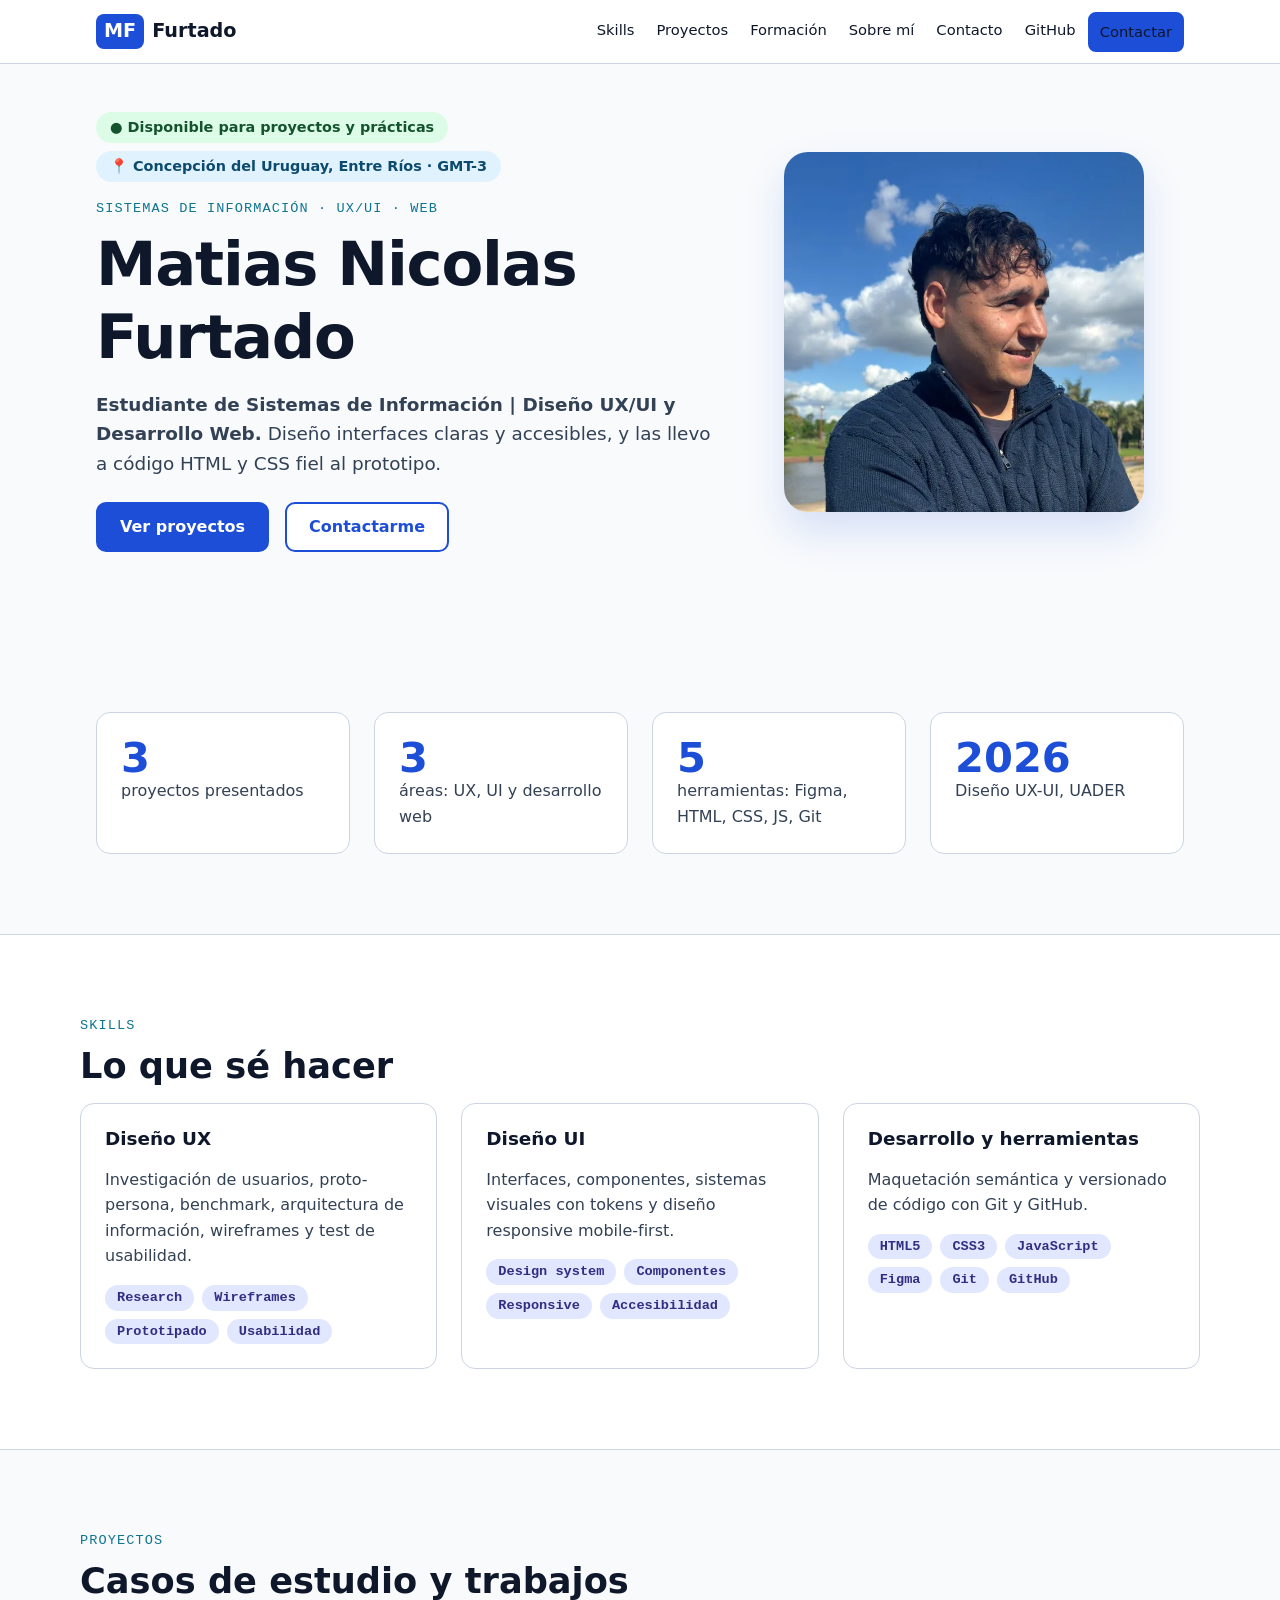
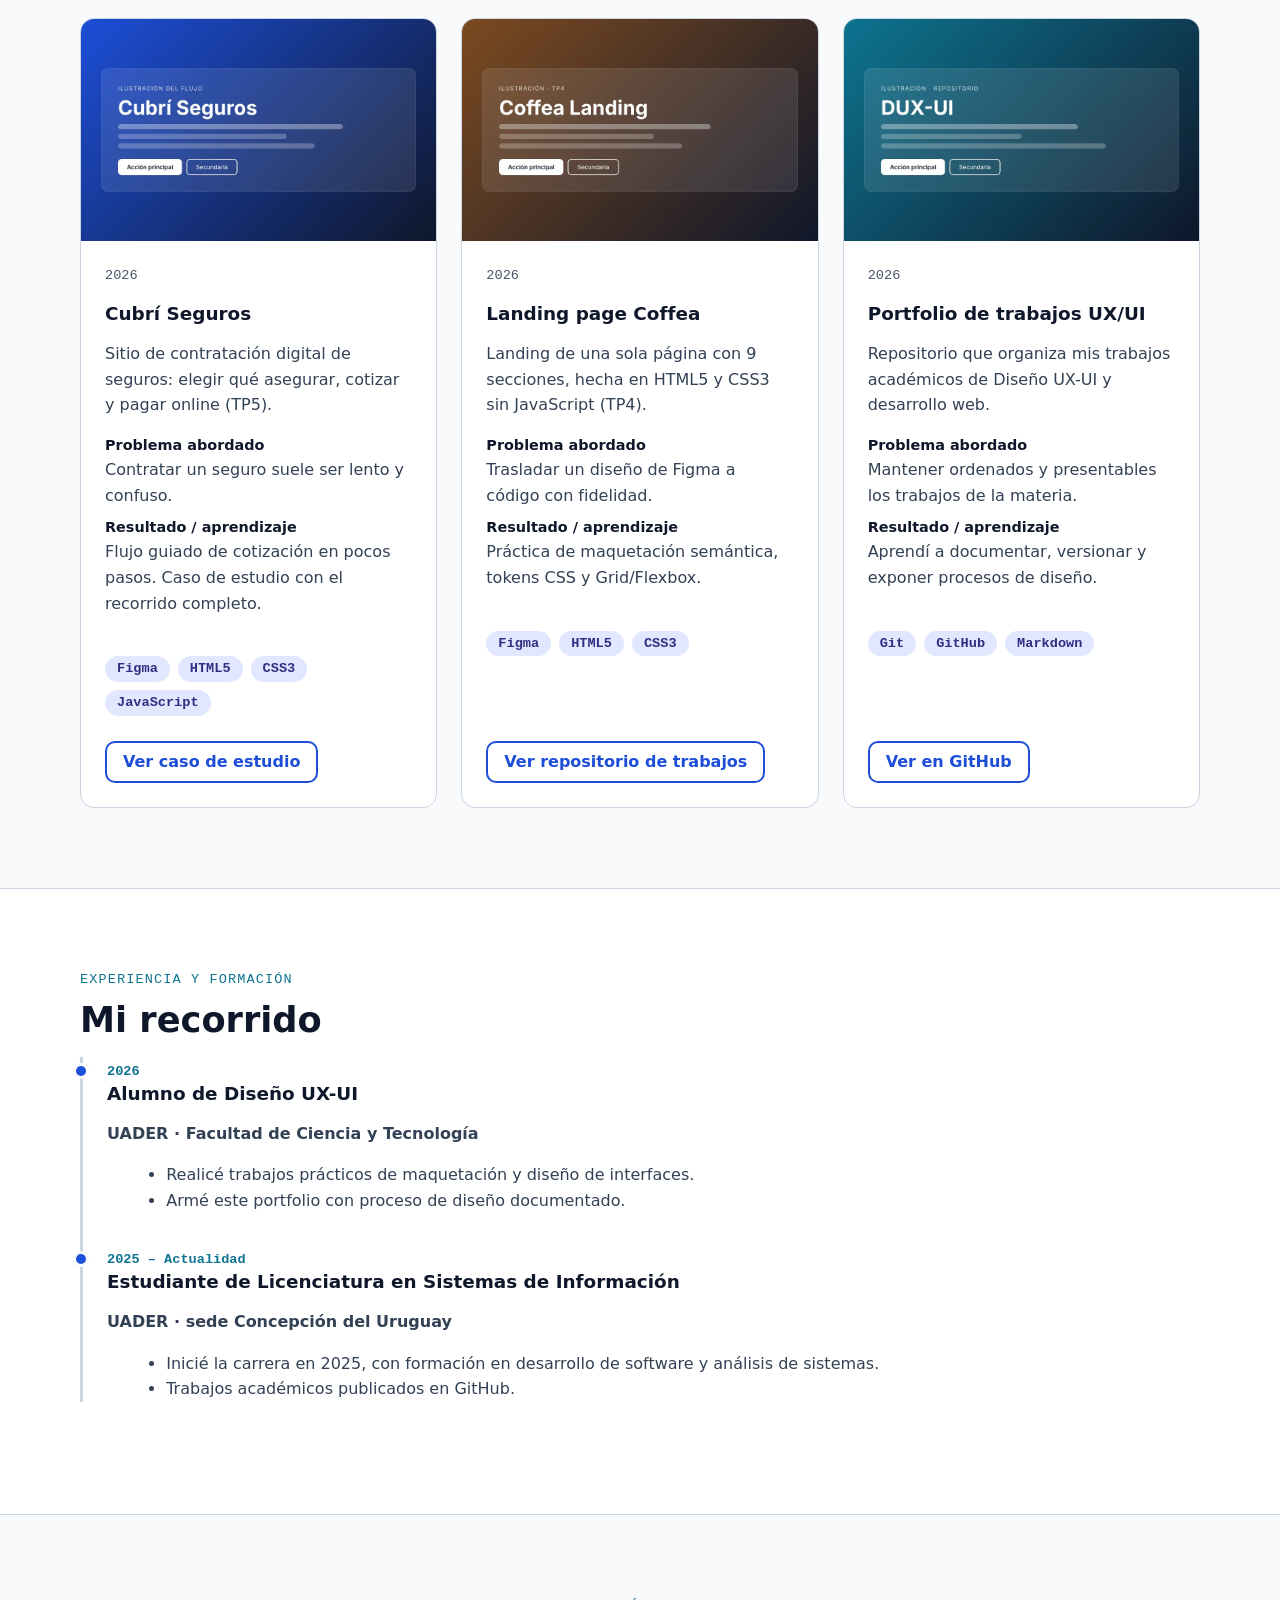
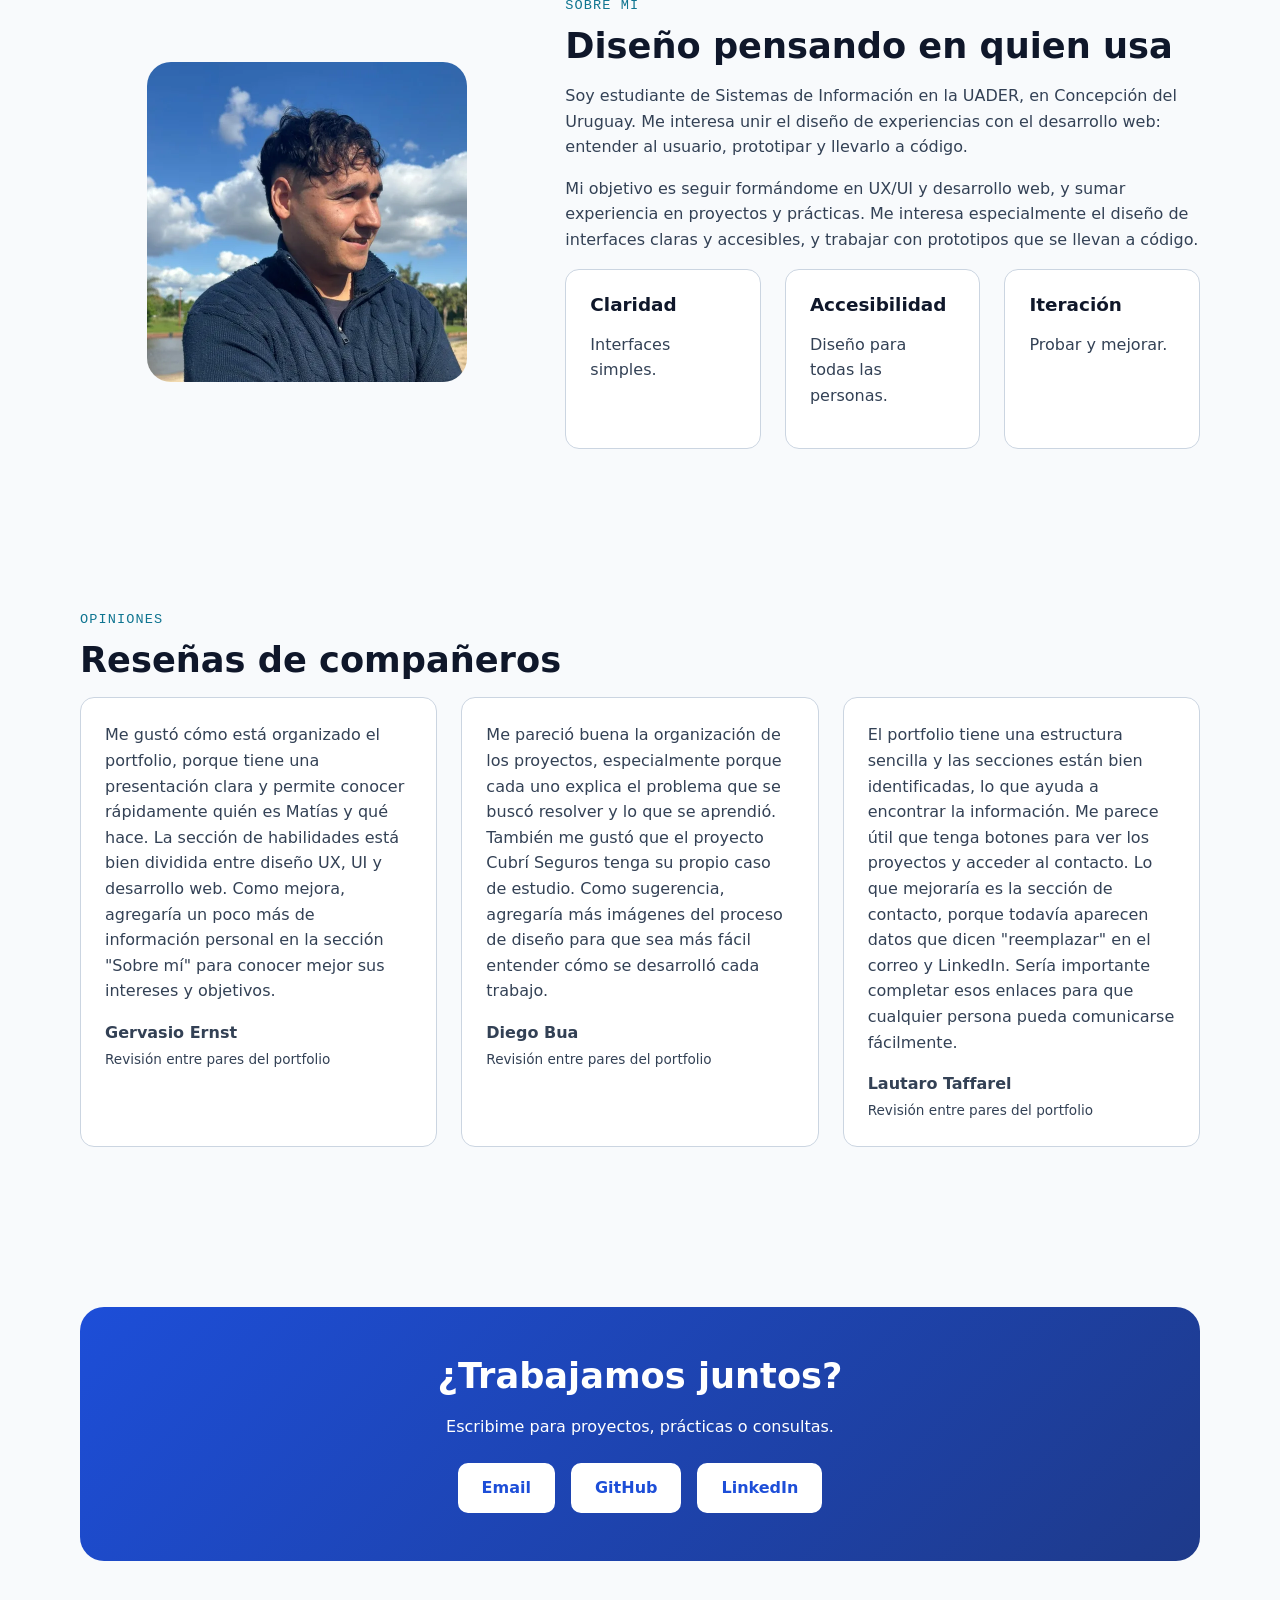
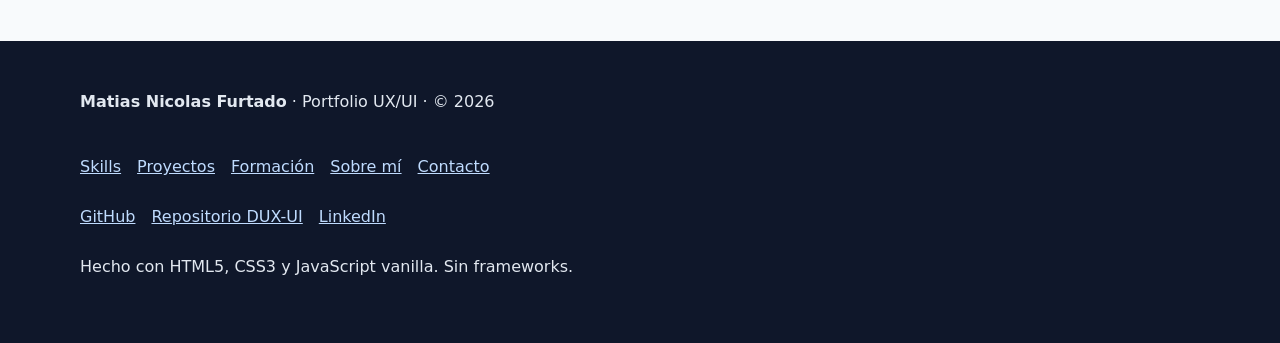
<file: TRABAJO_FINAL_UXUI_Furtado_Matias/index.html>
<!DOCTYPE html>
<html lang="es">
<head>
<meta charset="utf-8">
<meta name="viewport" content="width=device-width, initial-scale=1">
<title>Matias Furtado · Portfolio UX/UI y Desarrollo Web</title>
<meta name="description" content="Portfolio de Matias Nicolas Furtado, estudiante de Sistemas de Información (UADER). Proyectos de diseño UX/UI y desarrollo web.">
<meta name="theme-color" content="#1D4ED8">
<meta property="og:type" content="website">
<meta property="og:title" content="Matias Furtado · Portfolio UX/UI y Desarrollo Web">
<meta property="og:description" content="Portfolio de Matias Nicolas Furtado, estudiante de Sistemas de Información (UADER). Proyectos de diseño UX/UI y desarrollo web.">
<meta property="og:image" content="https://imaginative-torrone-0374b1.netlify.app/assets/images/og-image.jpg">
<meta property="og:locale" content="es_AR">
<meta property="og:url" content="https://imaginative-torrone-0374b1.netlify.app/">
<link rel="icon" href="favicon.svg" type="image/svg+xml">
<link rel="stylesheet" href="styles.css">
</head>
<body>
<a class="skip" href="#contenido">Saltar al contenido</a>
<style>.sr{position:absolute;width:1px;height:1px;overflow:hidden;clip:rect(0 0 0 0);white-space:nowrap}</style>
<header class="site-header"><nav class="nav" aria-label="Principal">
<a class="logo" href="index.html#inicio"><span>MF</span> Furtado</a>
<button id="menu-btn" class="menu-btn" aria-expanded="false" aria-controls="menu" aria-label="Abrir menú">☰</button>
<ul id="menu" class="menu">
<li><a href="index.html#skills">Skills</a></li><li><a href="index.html#projects">Proyectos</a></li><li><a href="index.html#experiencia">Formación</a></li><li><a href="index.html#about">Sobre mí</a></li><li><a href="index.html#contacto">Contacto</a></li>
<li><a href="https://github.com/matiasfurtado/tpfinal_ux_ui/tree/main/TRABAJO_FINAL_UXUI_Furtado_Matias" target="_blank" rel="noopener noreferrer">GitHub<span class="sr"> (se abre en una pestaña nueva)</span></a></li>
<li><a class="btn btn-primary btn-sm" href="index.html#contacto">Contactar</a></li>
</ul></nav></header>
<main id="contenido">
<section id="inicio" class="hero wrap" aria-labelledby="h-hero"><div>
<div class="badges"><span class="badge">● Disponible para proyectos y prácticas</span><span class="badge alt">📍 Concepción del Uruguay, Entre Ríos · GMT-3</span></div>
<p class="eyebrow">Sistemas de Información · UX/UI · Web</p>
<h1 id="h-hero">Matias Nicolas Furtado</h1>
<p class="lead"><strong>Estudiante de Sistemas de Información | Diseño UX/UI y Desarrollo Web.</strong> Diseño interfaces claras y accesibles, y las llevo a código HTML y CSS fiel al prototipo.</p>
<div class="cta-row"><a class="btn btn-primary" href="#projects">Ver proyectos</a><a class="btn btn-secondary" href="#contacto">Contactarme</a></div></div>
<img class="hero-img" src="assets/images/retrato.webp" alt="Retrato de Matias Furtado, sonriendo, con suéter azul marino y cielo despejado de fondo" width="640" height="640"></section>
<section id="metricas" class="wrap" aria-labelledby="h-met"><h2 id="h-met" class="sr">Highlights</h2><div class="grid g4">
<div class="card metric reveal"><strong>3</strong>proyectos presentados</div><div class="card metric reveal"><strong>3</strong>áreas: UX, UI y desarrollo web</div><div class="card metric reveal"><strong>5</strong>herramientas: Figma, HTML, CSS, JS, Git</div><div class="card metric reveal"><strong>2026</strong>Diseño UX-UI, UADER</div></div></section>
<section id="skills" class="alt-bg" aria-labelledby="h-skills"><div class="wrap"><p class="eyebrow">Skills</p><h2 id="h-skills">Lo que sé hacer</h2><div class="grid g3">
<article class="card reveal"><h3>Diseño UX</h3><p>Investigación de usuarios, proto-persona, benchmark, arquitectura de información, wireframes y test de usabilidad.</p><ul class="tags"><li class="tag">Research</li><li class="tag">Wireframes</li><li class="tag">Prototipado</li><li class="tag">Usabilidad</li></ul></article>
<article class="card reveal"><h3>Diseño UI</h3><p>Interfaces, componentes, sistemas visuales con tokens y diseño responsive mobile-first.</p><ul class="tags"><li class="tag">Design system</li><li class="tag">Componentes</li><li class="tag">Responsive</li><li class="tag">Accesibilidad</li></ul></article>
<article class="card reveal"><h3>Desarrollo y herramientas</h3><p>Maquetación semántica y versionado de código con Git y GitHub.</p><ul class="tags"><li class="tag">HTML5</li><li class="tag">CSS3</li><li class="tag">JavaScript</li><li class="tag">Figma</li><li class="tag">Git</li><li class="tag">GitHub</li></ul></article>
</div></div></section>
<section id="projects" aria-labelledby="h-proj"><div class="wrap"><p class="eyebrow">Proyectos</p><h2 id="h-proj">Casos de estudio y trabajos</h2><div class="grid g3">
<article class="card project reveal"><img src="assets/images/cubri-seguros.webp" alt="Ilustración del proyecto Cubrí Seguros, flujo de contratación digital" width="960" height="600" loading="lazy"><div class="body">
<p class="meta">2026</p><h3>Cubrí Seguros</h3><p>Sitio de contratación digital de seguros: elegir qué asegurar, cotizar y pagar online (TP5).</p>
<dl><dt>Problema abordado</dt><dd>Contratar un seguro suele ser lento y confuso.</dd><dt>Resultado / aprendizaje</dt><dd>Flujo guiado de cotización en pocos pasos. Caso de estudio con el recorrido completo.</dd></dl>
<ul class="tags" aria-label="Herramientas"><li class="tag">Figma</li><li class="tag">HTML5</li><li class="tag">CSS3</li><li class="tag">JavaScript</li></ul><br><a class="btn btn-secondary btn-sm" href="proyectos/caso-estudio.html">Ver caso de estudio</a></div></article>
<article class="card project reveal"><img src="assets/images/coffea-landing.webp" alt="Ilustración de la landing Coffea" width="960" height="600" loading="lazy"><div class="body">
<p class="meta">2026</p><h3>Landing page Coffea</h3><p>Landing de una sola página con 9 secciones, hecha en HTML5 y CSS3 sin JavaScript (TP4).</p>
<dl><dt>Problema abordado</dt><dd>Trasladar un diseño de Figma a código con fidelidad.</dd><dt>Resultado / aprendizaje</dt><dd>Práctica de maquetación semántica, tokens CSS y Grid/Flexbox.</dd></dl>
<ul class="tags" aria-label="Herramientas"><li class="tag">Figma</li><li class="tag">HTML5</li><li class="tag">CSS3</li></ul><br><a class="btn btn-secondary btn-sm" href="https://github.com/matiasfurtado/DUX-UI" target="_blank" rel="noopener noreferrer">Ver repositorio de trabajos</a></div></article>
<article class="card project reveal"><img src="assets/images/portfolio-dux-ui.webp" alt="Ilustración del repositorio DUX-UI" width="960" height="600" loading="lazy"><div class="body">
<p class="meta">2026</p><h3>Portfolio de trabajos UX/UI</h3><p>Repositorio que organiza mis trabajos académicos de Diseño UX-UI y desarrollo web.</p>
<dl><dt>Problema abordado</dt><dd>Mantener ordenados y presentables los trabajos de la materia.</dd><dt>Resultado / aprendizaje</dt><dd>Aprendí a documentar, versionar y exponer procesos de diseño.</dd></dl>
<ul class="tags" aria-label="Herramientas"><li class="tag">Git</li><li class="tag">GitHub</li><li class="tag">Markdown</li></ul><br><a class="btn btn-secondary btn-sm" href="https://github.com/matiasfurtado/DUX-UI" target="_blank" rel="noopener noreferrer">Ver en GitHub</a></div></article>
</div></div></section>
<section id="experiencia" class="alt-bg" aria-labelledby="h-exp"><div class="wrap"><p class="eyebrow">Experiencia y formación</p><h2 id="h-exp">Mi recorrido</h2><ol class="timeline">
<li class="reveal"><time>2026</time><h3>Alumno de Diseño UX-UI</h3><p><strong>UADER · Facultad de Ciencia y Tecnología</strong></p><ul><li style="all:unset;display:list-item;margin-left:1.2em;list-style:disc;position:static">Realicé trabajos prácticos de maquetación y diseño de interfaces.</li><li style="all:unset;display:list-item;margin-left:1.2em;list-style:disc;position:static">Armé este portfolio con proceso de diseño documentado.</li></ul></li>
<li class="reveal"><time>2025 – Actualidad</time><h3>Estudiante de Licenciatura en Sistemas de Información</h3><p><strong>UADER · sede Concepción del Uruguay</strong></p><ul><li style="all:unset;display:list-item;margin-left:1.2em;list-style:disc;position:static">Inicié la carrera en 2025, con formación en desarrollo de software y análisis de sistemas.</li><li style="all:unset;display:list-item;margin-left:1.2em;list-style:disc;position:static">Trabajos académicos publicados en GitHub.</li></ul></li>
</ol></div></section>
<section id="about" aria-labelledby="h-about"><div class="wrap about"><img src="assets/images/retrato.webp" alt="Matias Furtado en un parque junto a un lago, con los brazos cruzados" width="640" height="640" loading="lazy"><div><p class="eyebrow">Sobre mí</p><h2 id="h-about">Diseño pensando en quien usa</h2>
<p>Soy estudiante de Sistemas de Información en la UADER, en Concepción del Uruguay. Me interesa unir el diseño de experiencias con el desarrollo web: entender al usuario, prototipar y llevarlo a código.</p><p>Mi objetivo es seguir formándome en UX/UI y desarrollo web, y sumar experiencia en proyectos y prácticas. Me interesa especialmente el diseño de interfaces claras y accesibles, y trabajar con prototipos que se llevan a código.</p>
<div class="grid g3"><div class="card"><h3>Claridad</h3><p>Interfaces simples.</p></div><div class="card"><h3>Accesibilidad</h3><p>Diseño para todas las personas.</p></div><div class="card"><h3>Iteración</h3><p>Probar y mejorar.</p></div></div></div></div></section>
<section id="opiniones" aria-labelledby="h-op"><div class="wrap"><p class="eyebrow">Opiniones</p><h2 id="h-op">Reseñas de compañeros</h2><div class="grid g3"><figure class="card reveal" style="margin:0"><blockquote style="margin:0 0 16px">Me gustó cómo está organizado el portfolio, porque tiene una presentación clara y permite conocer rápidamente quién es Matías y qué hace. La sección de habilidades está bien dividida entre diseño UX, UI y desarrollo web. Como mejora, agregaría un poco más de información personal en la sección &quot;Sobre mí&quot; para conocer mejor sus intereses y objetivos.</blockquote><figcaption><strong>Gervasio Ernst</strong><br><span class="meta" style="font-size:.85rem">Revisión entre pares del portfolio</span></figcaption></figure><figure class="card reveal" style="margin:0"><blockquote style="margin:0 0 16px">Me pareció buena la organización de los proyectos, especialmente porque cada uno explica el problema que se buscó resolver y lo que se aprendió. También me gustó que el proyecto Cubrí Seguros tenga su propio caso de estudio. Como sugerencia, agregaría más imágenes del proceso de diseño para que sea más fácil entender cómo se desarrolló cada trabajo.</blockquote><figcaption><strong>Diego Bua</strong><br><span class="meta" style="font-size:.85rem">Revisión entre pares del portfolio</span></figcaption></figure><figure class="card reveal" style="margin:0"><blockquote style="margin:0 0 16px">El portfolio tiene una estructura sencilla y las secciones están bien identificadas, lo que ayuda a encontrar la información. Me parece útil que tenga botones para ver los proyectos y acceder al contacto. Lo que mejoraría es la sección de contacto, porque todavía aparecen datos que dicen &quot;reemplazar&quot; en el correo y LinkedIn. Sería importante completar esos enlaces para que cualquier persona pueda comunicarse fácilmente.</blockquote><figcaption><strong>Lautaro Taffarel</strong><br><span class="meta" style="font-size:.85rem">Revisión entre pares del portfolio</span></figcaption></figure></div></div></section>
<section id="contacto" aria-labelledby="h-cont"><div class="wrap"><div class="cta-box"><h2 id="h-cont">¿Trabajamos juntos?</h2><p>Escribime para proyectos, prácticas o consultas.</p>
<div class="links"><a class="btn btn-secondary" href="mailto:matufurtado@gmail.com">Email</a><a class="btn btn-secondary" href="https://github.com/matiasfurtado/tpfinal_ux_ui/tree/main/TRABAJO_FINAL_UXUI_Furtado_Matias" target="_blank" rel="noopener noreferrer">GitHub</a><a class="btn btn-secondary" href="https://www.linkedin.com/in/matias-furtado-13752744a/" target="_blank" rel="noopener noreferrer">LinkedIn</a></div></div></div></section>
</main>
<footer class="site-footer"><div class="foot">
<p><strong>Matias Nicolas Furtado</strong> · Portfolio UX/UI · © <span id="year">2026</span></p>
<ul aria-label="Navegación del pie"><li><a href="index.html#skills">Skills</a></li><li><a href="index.html#projects">Proyectos</a></li><li><a href="index.html#experiencia">Formación</a></li><li><a href="index.html#about">Sobre mí</a></li><li><a href="index.html#contacto">Contacto</a></li></ul>
<ul aria-label="Redes"><li><a href="https://github.com/matiasfurtado/tpfinal_ux_ui/tree/main/TRABAJO_FINAL_UXUI_Furtado_Matias" target="_blank" rel="noopener noreferrer">GitHub</a></li><li><a href="https://github.com/matiasfurtado/DUX-UI" target="_blank" rel="noopener noreferrer">Repositorio DUX-UI</a></li><li><a href="https://www.linkedin.com/in/matias-furtado-13752744a/" target="_blank" rel="noopener noreferrer">LinkedIn</a></li></ul>
<p>Hecho con HTML5, CSS3 y JavaScript vanilla. Sin frameworks.</p></div></footer>
<script src="script.js" defer></script>
</body></html>
</file>
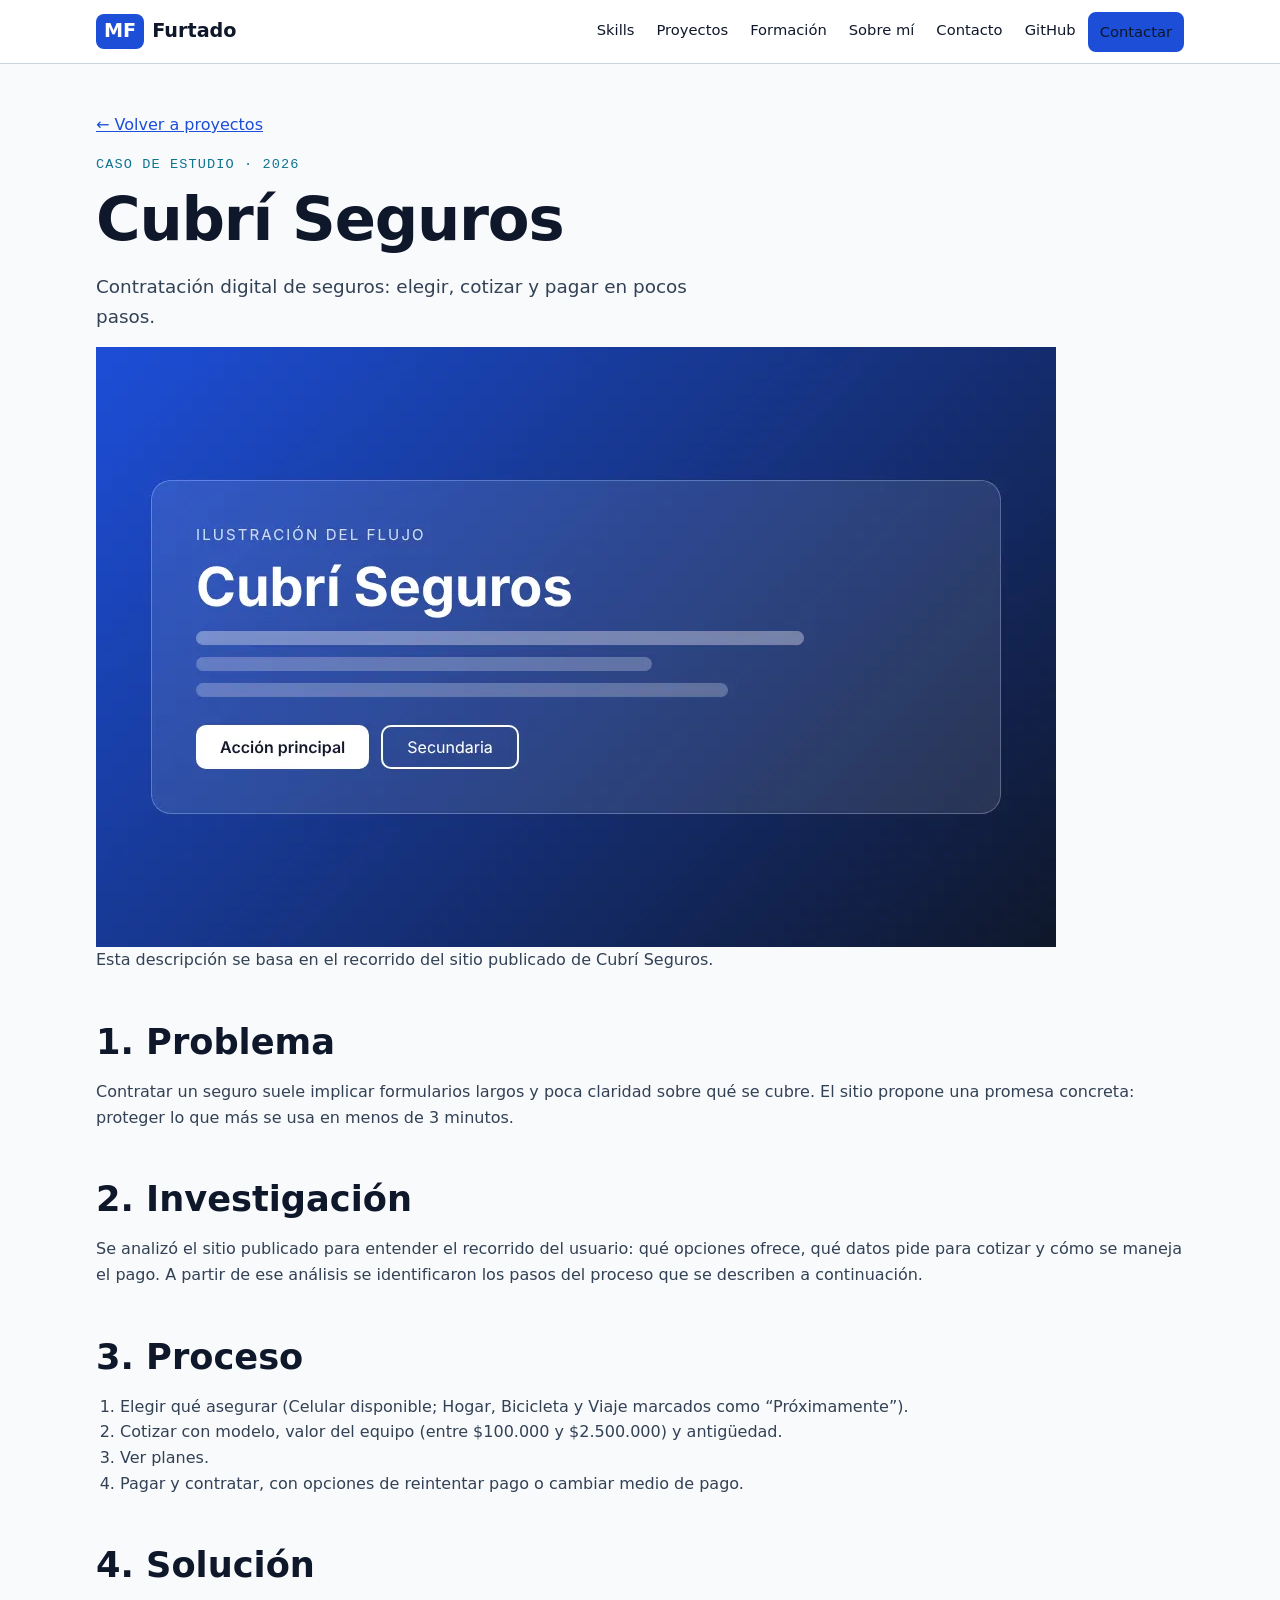
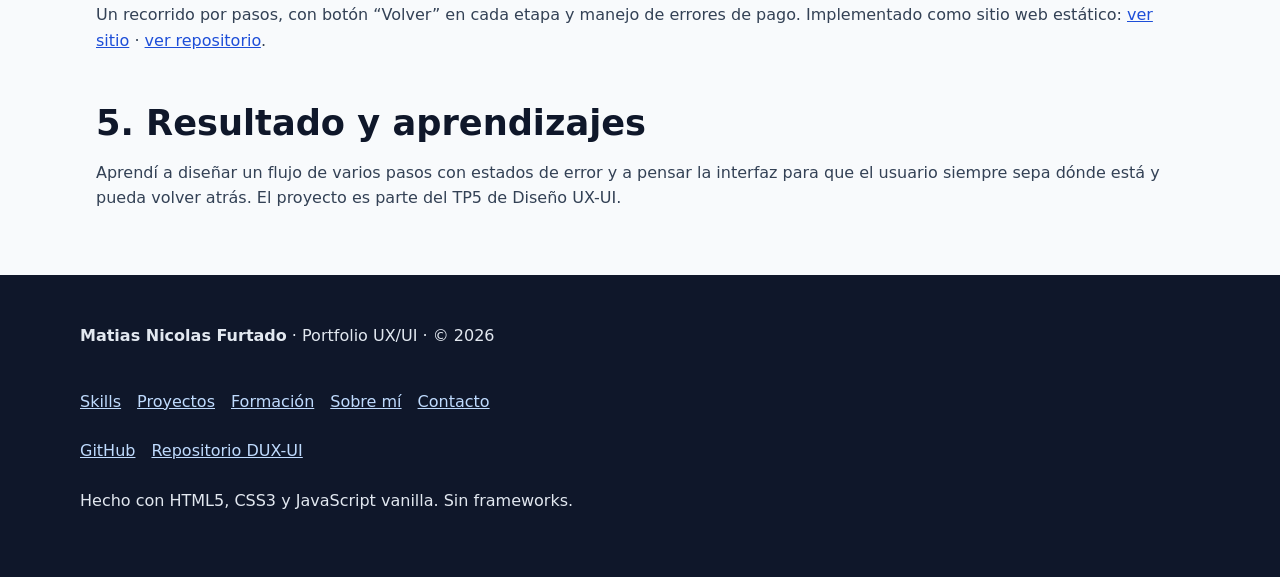
<file: TRABAJO_FINAL_UXUI_Furtado_Matias/proyectos/caso-estudio.html>
<!DOCTYPE html>
<html lang="es">
<head>
<meta charset="utf-8">
<meta name="viewport" content="width=device-width, initial-scale=1">
<title>Caso de estudio: Cubrí Seguros · Matias Furtado</title>
<meta name="description" content="Caso de estudio UX/UI del sitio de contratación digital Cubrí Seguros.">
<meta name="theme-color" content="#1D4ED8">
<meta property="og:type" content="website">
<meta property="og:title" content="Caso de estudio: Cubrí Seguros · Matias Furtado">
<meta property="og:description" content="Caso de estudio UX/UI del sitio de contratación digital Cubrí Seguros.">
<meta property="og:image" content="../assets/images/og-image.jpg">
<meta property="og:locale" content="es_AR">
<link rel="icon" href="../favicon.svg" type="image/svg+xml">
<link rel="stylesheet" href="../styles.css">
</head>
<body>
<a class="skip" href="#contenido">Saltar al contenido</a>
<style>.sr{position:absolute;width:1px;height:1px;overflow:hidden;clip:rect(0 0 0 0);white-space:nowrap}</style>
<header class="site-header"><nav class="nav" aria-label="Principal">
<a class="logo" href="../index.html#inicio"><span>MF</span> Furtado</a>
<button id="menu-btn" class="menu-btn" aria-expanded="false" aria-controls="menu" aria-label="Abrir menú">☰</button>
<ul id="menu" class="menu">
<li><a href="../index.html#skills">Skills</a></li><li><a href="../index.html#projects">Proyectos</a></li><li><a href="../index.html#experiencia">Formación</a></li><li><a href="../index.html#about">Sobre mí</a></li><li><a href="../index.html#contacto">Contacto</a></li>
<li><a href="https://github.com/matiasfurtado" target="_blank" rel="noopener noreferrer">GitHub<span class="sr"> (se abre en una pestaña nueva)</span></a></li>
<li><a class="btn btn-primary btn-sm" href="../index.html#contacto">Contactar</a></li>
</ul></nav></header>
<main id="contenido" class="wrap case" style="padding:var(--s6) var(--s3)">
<p><a href="../index.html#projects">← Volver a proyectos</a></p>
<p class="eyebrow">Caso de estudio · 2026</p><h1>Cubrí Seguros</h1>
<p class="lead">Contratación digital de seguros: elegir, cotizar y pagar en pocos pasos.</p>
<img src="../assets/images/cubri-seguros.webp" alt="Ilustración del flujo de Cubrí Seguros" width="960" height="600">
<p>Esta descripción se basa en el recorrido del sitio publicado de Cubrí Seguros.</p>
<h2>1. Problema</h2><p>Contratar un seguro suele implicar formularios largos y poca claridad sobre qué se cubre. El sitio propone una promesa concreta: proteger lo que más se usa en menos de 3 minutos.</p>
<h2>2. Investigación</h2><p>Se analizó el sitio publicado para entender el recorrido del usuario: qué opciones ofrece, qué datos pide para cotizar y cómo se maneja el pago. A partir de ese análisis se identificaron los pasos del proceso que se describen a continuación.</p>
<h2>3. Proceso</h2><ol><li>Elegir qué asegurar (Celular disponible; Hogar, Bicicleta y Viaje marcados como “Próximamente”).</li><li>Cotizar con modelo, valor del equipo (entre $100.000 y $2.500.000) y antigüedad.</li><li>Ver planes.</li><li>Pagar y contratar, con opciones de reintentar pago o cambiar medio de pago.</li></ol>
<h2>4. Solución</h2><p>Un recorrido por pasos, con botón “Volver” en cada etapa y manejo de errores de pago. Implementado como sitio web estático: <a href="https://sofiferuader1.github.io/TP5-Cubri-Seguros/" target="_blank" rel="noopener noreferrer">ver sitio</a> · <a href="https://github.com/Sofiferuader1/TP5-Cubri-Seguros" target="_blank" rel="noopener noreferrer">ver repositorio</a>.</p>
<h2>5. Resultado y aprendizajes</h2><p>Aprendí a diseñar un flujo de varios pasos con estados de error y a pensar la interfaz para que el usuario siempre sepa dónde está y pueda volver atrás. El proyecto es parte del TP5 de Diseño UX-UI.</p>
</main><footer class="site-footer"><div class="foot">
<p><strong>Matias Nicolas Furtado</strong> · Portfolio UX/UI · © <span id="year">2026</span></p>
<ul aria-label="Navegación del pie"><li><a href="../index.html#skills">Skills</a></li><li><a href="../index.html#projects">Proyectos</a></li><li><a href="../index.html#experiencia">Formación</a></li><li><a href="../index.html#about">Sobre mí</a></li><li><a href="../index.html#contacto">Contacto</a></li></ul>
<ul aria-label="Redes"><li><a href="https://github.com/matiasfurtado" target="_blank" rel="noopener noreferrer">GitHub</a></li><li><a href="https://github.com/matiasfurtado/DUX-UI" target="_blank" rel="noopener noreferrer">Repositorio DUX-UI</a></li></ul>
<p>Hecho con HTML5, CSS3 y JavaScript vanilla. Sin frameworks.</p></div></footer>
<script src="../script.js" defer></script>
</body></html>
</file>
<file: TRABAJO_FINAL_UXUI_Furtado_Matias/styles.css>
:root{--primary:#1D4ED8;--primary-dark:#1E3A8A;--secondary:#0E7490;--ink:#0F172A;--text:#334155;--muted:#475569;--bg:#F8FAFC;--surface:#fff;--line:#CBD5E1;--ok:#15803D;--warn:#B45309;--err:#B91C1C;--s1:4px;--s2:8px;--s3:16px;--s4:24px;--s5:32px;--s6:48px;--s7:80px;--r:14px;--font:system-ui,-apple-system,"Segoe UI",Roboto,sans-serif;--mono:ui-monospace,SFMono-Regular,Menlo,Consolas,monospace;--header:64px}
*,*::before,*::after{box-sizing:border-box}
html{scroll-behavior:smooth;scroll-padding-top:var(--header)}
body{margin:0;font-family:var(--font);color:var(--text);background:var(--bg);line-height:1.6;overflow-x:hidden}
img{max-width:100%;height:auto;display:block}
a{color:var(--primary)}
h1,h2,h3{color:var(--ink);line-height:1.2;margin:0 0 var(--s3)}
h1{font-size:clamp(2.2rem,7vw,3.8rem);letter-spacing:-.02em}
h2{font-size:clamp(1.6rem,4vw,2.2rem)}
h3{font-size:1.15rem}
p{margin:0 0 var(--s3)}
section[id]{scroll-margin-top:var(--header);padding:var(--s7) var(--s3)}
.wrap{max-width:1120px;margin:0 auto}
.eyebrow{font-family:var(--mono);font-size:.85rem;color:var(--secondary);text-transform:uppercase;letter-spacing:.08em;margin-bottom:var(--s2)}
.skip{position:absolute;left:var(--s3);top:-60px;background:var(--ink);color:#fff;padding:var(--s2) var(--s3);border-radius:8px;z-index:100}
.skip:focus{top:var(--s2)}
:focus-visible{outline:3px solid var(--secondary);outline-offset:3px;border-radius:6px}
.site-header{position:sticky;top:0;z-index:50;background:rgba(255,255,255,.95);border-bottom:1px solid var(--line);height:var(--header)}
.nav{max-width:1120px;margin:0 auto;height:100%;padding:0 var(--s3);display:flex;align-items:center;justify-content:space-between;gap:var(--s3)}
.logo{font-weight:800;font-size:1.2rem;color:var(--ink);text-decoration:none;display:flex;align-items:center;gap:var(--s2)}
.logo span{background:var(--primary);color:#fff;border-radius:8px;padding:2px 8px}
.menu-btn{background:none;border:1px solid var(--line);border-radius:8px;width:44px;height:44px;font-size:1.4rem;cursor:pointer;color:var(--ink)}
.menu{display:none;position:absolute;top:var(--header);left:0;right:0;background:#fff;border-bottom:1px solid var(--line);padding:var(--s3);flex-direction:column;gap:var(--s2);list-style:none;margin:0}
.menu.open{display:flex}
.menu a{display:block;padding:var(--s2) var(--s3);color:var(--ink);text-decoration:none;border-radius:8px;font-weight:500}
.menu a:hover,.menu a[aria-current=true]{background:#DBEAFE;color:var(--primary-dark)}
.btn{display:inline-flex;align-items:center;justify-content:center;gap:var(--s2);min-height:44px;padding:10px 22px;border-radius:10px;font-weight:600;text-decoration:none;border:2px solid var(--primary);cursor:pointer;font-size:1rem;font-family:inherit;transition:transform .2s,background .2s}
.btn-primary{background:var(--primary);color:#fff}
.btn-primary:hover{background:var(--primary-dark);border-color:var(--primary-dark)}
.btn-secondary{background:#fff;color:var(--primary)}
.btn-secondary:hover{background:#DBEAFE}
.btn:active{transform:scale(.97)}
.btn-sm{min-height:40px;padding:6px 16px}
.hero{display:grid;gap:var(--s5);align-items:center;padding-top:var(--s6)!important}
.badges{display:flex;flex-wrap:wrap;gap:var(--s2);margin-bottom:var(--s3)}
.badge{display:inline-flex;gap:6px;align-items:center;background:#DCFCE7;color:#14532D;border-radius:99px;padding:4px 14px;font-size:.9rem;font-weight:600}
.badge.alt{background:#E0F2FE;color:#0C4A6E}
.lead{font-size:1.15rem;max-width:56ch}
.cta-row{display:flex;flex-wrap:wrap;gap:var(--s3);margin-top:var(--s4)}
.hero-img{border-radius:24px;box-shadow:0 20px 40px rgba(29,78,216,.15);max-width:360px;margin:0 auto}
.grid{display:grid;gap:var(--s4)}
.card{background:var(--surface);border:1px solid var(--line);border-radius:var(--r);padding:var(--s4);transition:transform .25s,box-shadow .25s}
.card:hover{transform:translateY(-4px);box-shadow:0 12px 28px rgba(15,23,42,.1)}
.metric strong{display:block;font-size:2.6rem;color:var(--primary);line-height:1}
.tags{display:flex;flex-wrap:wrap;gap:var(--s2);list-style:none;padding:0;margin:var(--s3) 0 0}
.tag{background:#E0E7FF;color:#312E81;border-radius:99px;padding:2px 12px;font-size:.85rem;font-weight:600;font-family:var(--mono)}
.project{padding:0;overflow:hidden;display:flex;flex-direction:column}
.project img{aspect-ratio:8/5;object-fit:cover;width:100%}
.project .body{padding:var(--s4);display:flex;flex-direction:column;flex:1}
.project .meta{font-family:var(--mono);font-size:.85rem;color:var(--muted)}
.project dl{margin:0 0 var(--s3)}.project dt{font-weight:700;color:var(--ink);font-size:.9rem}.project dd{margin:0 0 var(--s2)}
.project .btn{margin-top:auto;align-self:flex-start}
.timeline{list-style:none;margin:0;padding:0 0 0 var(--s4);border-left:3px solid var(--line)}
.timeline li{position:relative;margin-bottom:var(--s5)}
.timeline li::before{content:"";position:absolute;left:-34px;top:6px;width:16px;height:16px;border-radius:50%;background:var(--primary);border:3px solid var(--bg)}
.timeline time{font-family:var(--mono);font-size:.85rem;color:var(--secondary);font-weight:600}
.alt-bg{background:#fff;border-block:1px solid var(--line)}
.about{display:grid;gap:var(--s5)}
.about img{border-radius:24px;max-width:320px;margin:0 auto}
.cta-box{background:linear-gradient(135deg,var(--primary),var(--primary-dark));color:#fff;border-radius:24px;padding:var(--s6) var(--s4);text-align:center}
.cta-box h2,.cta-box p{color:#fff}
.cta-box .btn-secondary{border-color:#fff}
.cta-box .links{display:flex;flex-wrap:wrap;gap:var(--s3);justify-content:center;margin-top:var(--s4)}
.pending{background:#FEF3C7;color:#78350F;border:1px dashed #B45309;border-radius:8px;padding:2px 8px;font-size:.85rem}
.site-footer{background:var(--ink);color:#E2E8F0;padding:var(--s6) var(--s3)}
.site-footer a{color:#BFDBFE}
.site-footer ul{list-style:none;padding:0;margin:0;display:flex;flex-wrap:wrap;gap:var(--s3)}
.foot{max-width:1120px;margin:0 auto;display:grid;gap:var(--s4)}
.reveal{opacity:0;transform:translateY(16px);transition:opacity .6s,transform .6s}
.reveal.in{opacity:1;transform:none}
.case h2{margin-top:var(--s6)}
.case ol,.case ul{padding-left:var(--s4)}
@media(min-width:768px){
 .menu-btn{display:none}
 .menu{display:flex;position:static;flex-direction:row;border:0;padding:0;gap:2px;background:none}
 .menu a{padding:6px 10px;font-size:.92rem}
 .g2{grid-template-columns:repeat(2,1fr)}.g3{grid-template-columns:repeat(2,1fr)}.g4{grid-template-columns:repeat(2,1fr)}
 .about{grid-template-columns:1fr 1.4fr;align-items:center}
}
@media(min-width:1280px){
 .hero{grid-template-columns:1.4fr 1fr}
 .g3{grid-template-columns:repeat(3,1fr)}.g4{grid-template-columns:repeat(4,1fr)}
}
@media(prefers-reduced-motion:reduce){html{scroll-behavior:auto}*{transition:none!important;animation:none!important}.reveal{opacity:1;transform:none}}
.hero>*,.grid>*,.about>*{min-width:0}.badge{max-width:100%}
.hero{grid-template-columns:minmax(0,1fr)}.hero-img,.about img{width:100%}@media(min-width:1280px){.hero{grid-template-columns:minmax(0,1.4fr) minmax(0,1fr)}}@media(min-width:768px){.about{grid-template-columns:minmax(0,1fr) minmax(0,1.4fr)}}
</file>
